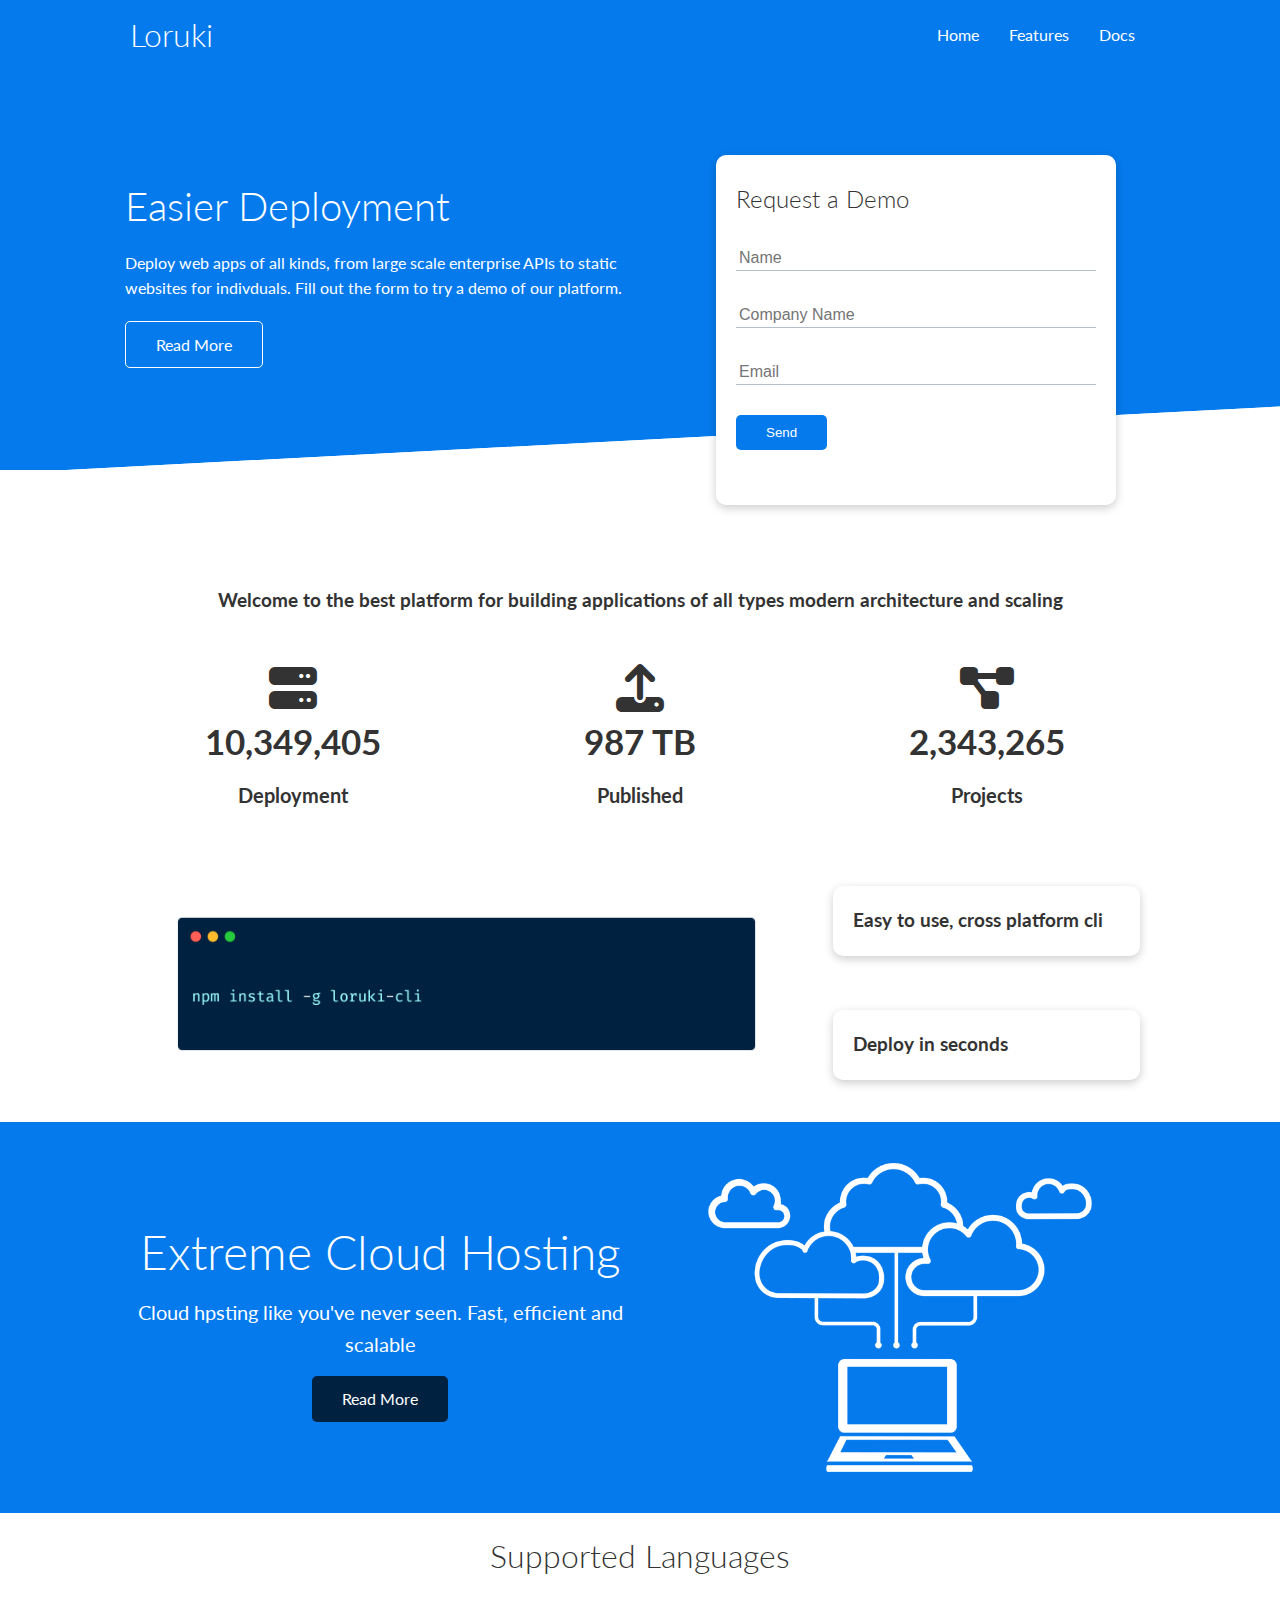
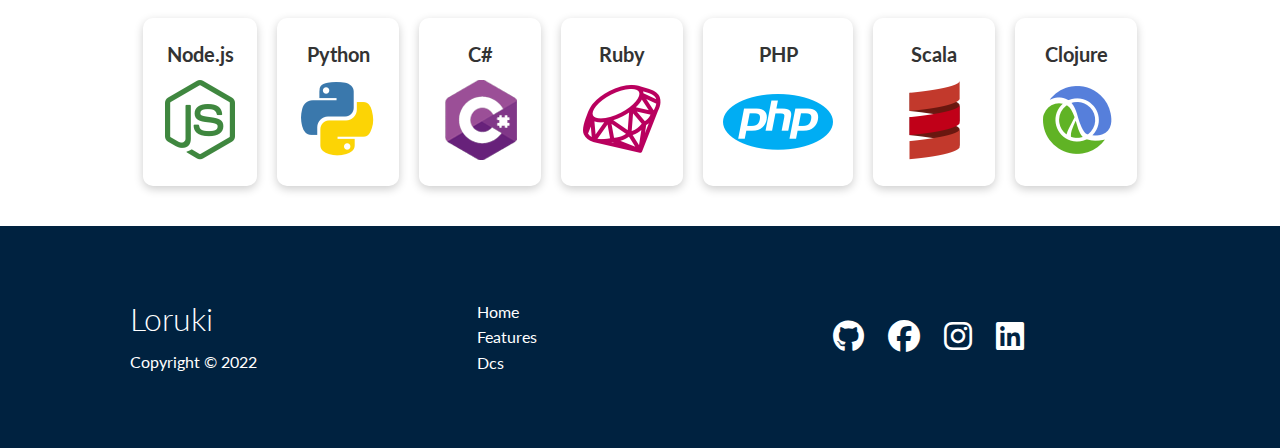
<file: index.html>
<!DOCTYPE html>
<html lang="en">
<head>
  <meta charset="UTF-8">
  <meta http-equiv="X-UA-Compatible" content="IE=edge">
  <meta name="viewport" content="width=device-width, initial-scale=1.0">
  <title>Loruki | Cloud Hosting</title>
  <!-- css file -->
  <link rel="stylesheet" href="style.css">
  <link rel="stylesheet" href="utility.css">
  <!-- font-awesome icons cdn link -->
  <link rel="stylesheet" href="https://cdnjs.cloudflare.com/ajax/libs/font-awesome/6.2.0/css/all.min.css">
</head>
<body>
  <!-- Navbar -->
  <div class="navbar">
    <div class="container flex">
      <h1 class="logo">Loruki</h1>
      <nav>
        <ul class="flex">
          <li><a href="./index.html">Home</a></li>
          <li><a href="./features.html">Features</a></li>
          <li><a href="./docs.html">Docs</a></li>
        </ul>
      </nav>
    </div>
  </div>

  <!-- showcase -->
  <section class="showcase">
    <div class="container grid">
      <div class="showcase-text">
        <h1>Easier Deployment</h1>
        <p>Deploy web apps of all kinds, from large scale enterprise APIs to static websites for indivduals. Fill out the form to try a demo of our platform.</p>
        <a href="./features.html" class="btn btn-outline">Read More</a>
      </div>

      <div class="showcase-form card">
        <h2>Request a Demo</h2>
        <form>
          <div class="form-control">
            <input type="text" name="name" placeholder="Name" required>
          </div>
          <div class="form-control">
            <input type="text" name="company" placeholder="Company Name" required>
          </div>
          <div class="form-control">
            <input type="email" name="email" placeholder="Email" required>
          </div>
          <input type="submit" value="Send" class="btn btn-primary">
        </form>
      </div>
    </div>
  </section>

  <!-- stats -->
  <section class="stats">
    <div class="container">
      <h3 class="stats-heading text-center my-1">
        Welcome to the best platform for building applications of all types modern architecture and scaling
      </h3>

      <div class="grid grid-3 text-center my-4">
        <div>
          <i class="fas fa-server fa-3x"></i>
          <h3>10,349,405</h3>
          <p class="text-secondary">Deployment</p>
        </div>
        <div>
          <i class="fas fa-upload fa-3x"></i>
          <h3>987 TB</h3>
          <p class="text-secondary">Published</p>
        </div>
        <div>
          <i class="fas fa-project-diagram fa-3x"></i>
          <h3>2,343,265</h3>
          <p class="text-secondary">Projects</p>
        </div>
      </div>
    </div>
  </section>

  <!-- cli -->
  <section class="cli">
    <div class="container grid">
      <img src="./images/cli.png" alt="">
      <div class="card">
        <h3>Easy to use, cross platform cli</h3>
      </div>
      <div class="card">
        <h3>Deploy in seconds</h3>
      </div>
    </div>
  </section>

  <!-- cloud -->
  <section class="cloud bg-primary my-2 py-2">
    <div class="container grid">
      <div class="text-center">
        <h2 class="lg">Extreme Cloud Hosting</h2>
        <p class="lead my-1">Cloud hpsting like you've never seen. Fast, efficient and scalable</p>
        <a href="./features.html" class="btn btn-dark">Read More</a>
      </div>
      <img src="./images/cloud.png" alt="">
    </div>
  </section>

  <!-- languages -->
  <section class="languages">
    <h2 class="md text-center my-2">
      Supported Languages
    </h2>
    <div class="container flex">
      <div class="card">
        <h4>Node.js</h4>
        <img src="./images/logos/node.png" alt="">
      </div>
      <div class="card">
        <h4>Python</h4>
        <img src="./images/logos/python.png" alt="">
      </div>
      <div class="card">
        <h4>C#</h4>
        <img src="./images/logos/csharp.png" alt="">
      </div>
      <div class="card">
        <h4>Ruby</h4>
        <img src="./images/logos/ruby.png" alt="">
      </div>
      <div class="card">
        <h4>PHP</h4>
        <img src="./images/logos/php.png" alt="">
      </div>
      <div class="card">
        <h4>Scala</h4>
        <img src="./images/logos/scala.png" alt="">
      </div>
      <div class="card">
        <h4>Clojure</h4>
        <img src="./images/logos/clojure.png" alt="">
      </div>
    </div>
  </section>


  <!-- footer -->
  <footer class="footer bg-dark py-5">
    <div class="container grid grid-3">
      <div>
        <h1>Loruki</h1>
        <p>Copyright &copy; 2022</p>
      </div>

      <nav>
        <ul>
          <li><a href="./index.html">Home</a></li>
          <li><a href="./features.html">Features</a></li>
          <li><a href="./docs.html">Dcs</a></li>
        </ul>
      </nav>

      <div class="social">
        <a href="#"><i class="fab fa-github fa-2x"></i></a>
        <a href="#"><i class="fab fa-facebook fa-2x"></i></a>
        <a href="#"><i class="fab fa-instagram fa-2x"></i></a>
        <a href="#"><i class="fab fa-linkedin fa-2x"></i></a>
      </div>
    </div>
  </footer>
</body>
</html>
</file>
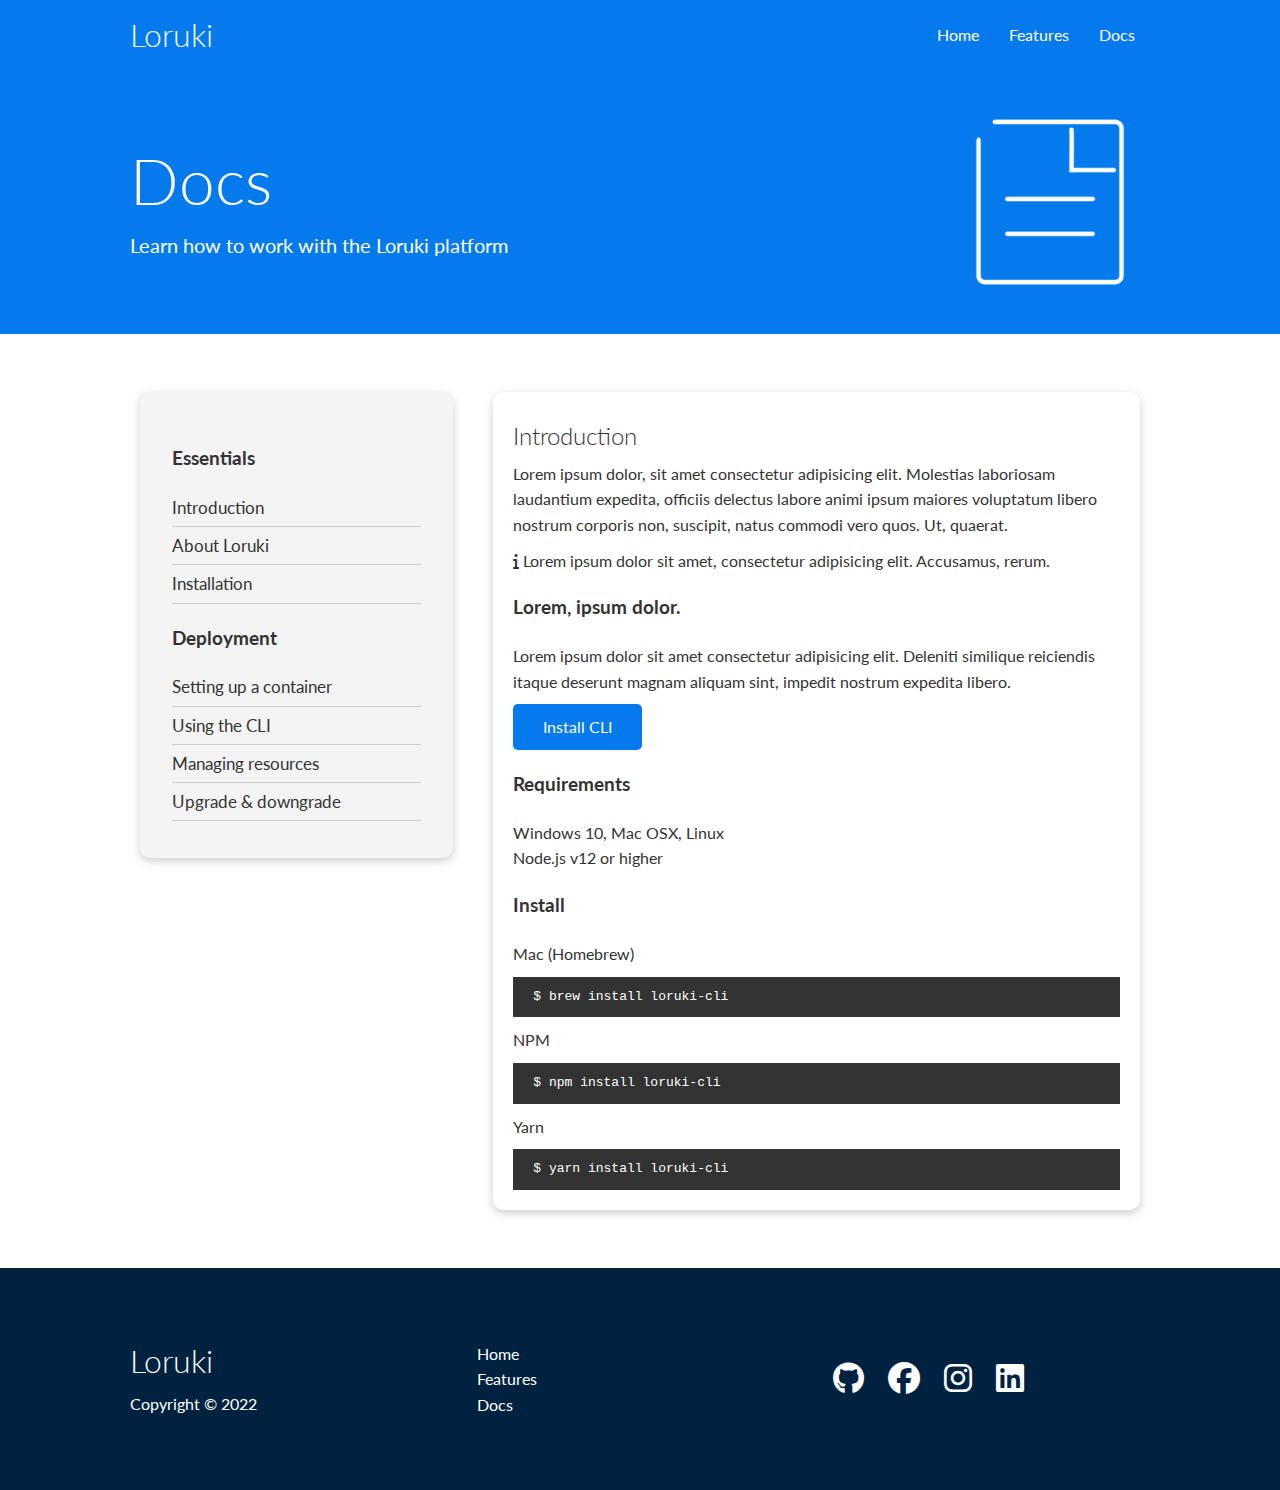
<file: docs.html>
<!DOCTYPE html>
<html lang="en">
<head>
  <meta charset="UTF-8">
  <meta http-equiv="X-UA-Compatible" content="IE=edge">
  <meta name="viewport" content="width=device-width, initial-scale=1.0">
  <title>Loruki | Cloud Hosting</title>
  <!-- css file -->
  <link rel="stylesheet" href="style.css">
  <link rel="stylesheet" href="utility.css">
  <!-- font-awesome icons cdn link -->
  <link rel="stylesheet" href="https://cdnjs.cloudflare.com/ajax/libs/font-awesome/6.2.0/css/all.min.css">
</head>
<body>
  <header>
    <!-- Navbar -->
  <div class="navbar">
    <div class="container flex">
      <h1 class="logo">Loruki</h1>
      <nav>
        <ul>
          <li><a href="./index.html">Home</a></li>
          <li><a href="./features.html">Features</a></li>
          <li><a href="./docs.html">Docs</a></li>
        </ul>
      </nav>
    </div>
  </div>
  </header>

  <main>
    <!-- head -->
    <section class="docs-head bg-primary py-3">
      <div class="container grid">
        <div>
          <h1 class="xl">Docs</h1>
          <p class="lead">Learn how to work with the Loruki platform</p>
        </div>
        <img src="./images/docs.png" alt="">
      </div>
    </section>

    <!-- Docs main -->
    <section class="docs-main my-4">
      <div class="container grid">
        <div class="card bg-light p-3">
          <h3 class="my-2">Essentials</h3>
          <nav>
            <ul>
              <li><a href="" class="text-primary">Introduction</a></li>
              <li><a href="">About Loruki</a></li>
              <li><a href="">Installation</a></li>
            </ul>
          </nav>

          <h3 class="my-2">Deployment</h3>
          <nav>
            <ul>
              <li><a href="">Setting up a container</a></li>
              <li><a href="">Using the CLI</a></li>
              <li><a href="">Managing resources</a></li>
              <li><a href="">Upgrade & downgrade</a></li>
            </ul>
          </nav>
        </div>

        <div class="card">
          <h2>Introduction</h2>
          <p>Lorem ipsum dolor, sit amet consectetur adipisicing elit. Molestias laboriosam laudantium expedita, officiis delectus labore animi ipsum maiores voluptatum libero nostrum corporis non, suscipit, natus commodi vero quos. Ut, quaerat.</p>
          <div class="alert alert-success">
            <i class="fas fa-info"></i> Lorem ipsum dolor sit amet, consectetur adipisicing elit. Accusamus, rerum.
          </div>
          <h3>Lorem, ipsum dolor.</h3>
          <p>Lorem ipsum dolor sit amet consectetur adipisicing elit. Deleniti similique reiciendis itaque deserunt magnam aliquam sint, impedit nostrum expedita libero.</p>
          <a href="" class="btn btn-primary">Install CLI</a>

          <h3>Requirements</h3>
          <ul>
            <li>Windows 10, Mac OSX, Linux</li>
            <li>Node.js v12 or higher</li>
          </ul>

          <h3>Install</h3>
          <p>Mac (Homebrew)</p>
          <pre><code>$ brew install loruki-cli</code></pre>
          <p>NPM</p>
          <pre><code>$ npm install loruki-cli</code></pre>
          <p>Yarn</p>
          <pre><code>$ yarn install loruki-cli</code></pre>
        </div>
      </div>
    </section>
  </main>


  <!-- footer -->
  <footer class="footer bg-dark py-5">
    <div class="container grid grid-3">
      <div>
        <h1>Loruki</h1>
        <p>Copyright &copy; 2022</p>
      </div>

      <nav>
        <ul>
          <li><a href="./index.html">Home</a></li>
          <li><a href="./features.html">Features</a></li>
          <li><a href="./docs.html">Docs</a></li>
        </ul>
      </nav>

      <div class="social">
        <a href="#"><i class="fab fa-github fa-2x"></i></a>
        <a href="#"><i class="fab fa-facebook fa-2x"></i></a>
        <a href="#"><i class="fab fa-instagram fa-2x"></i></a>
        <a href="#"><i class="fab fa-linkedin fa-2x"></i></a>
      </div>
    </div>
  </footer>
</body>
</html>
</file>
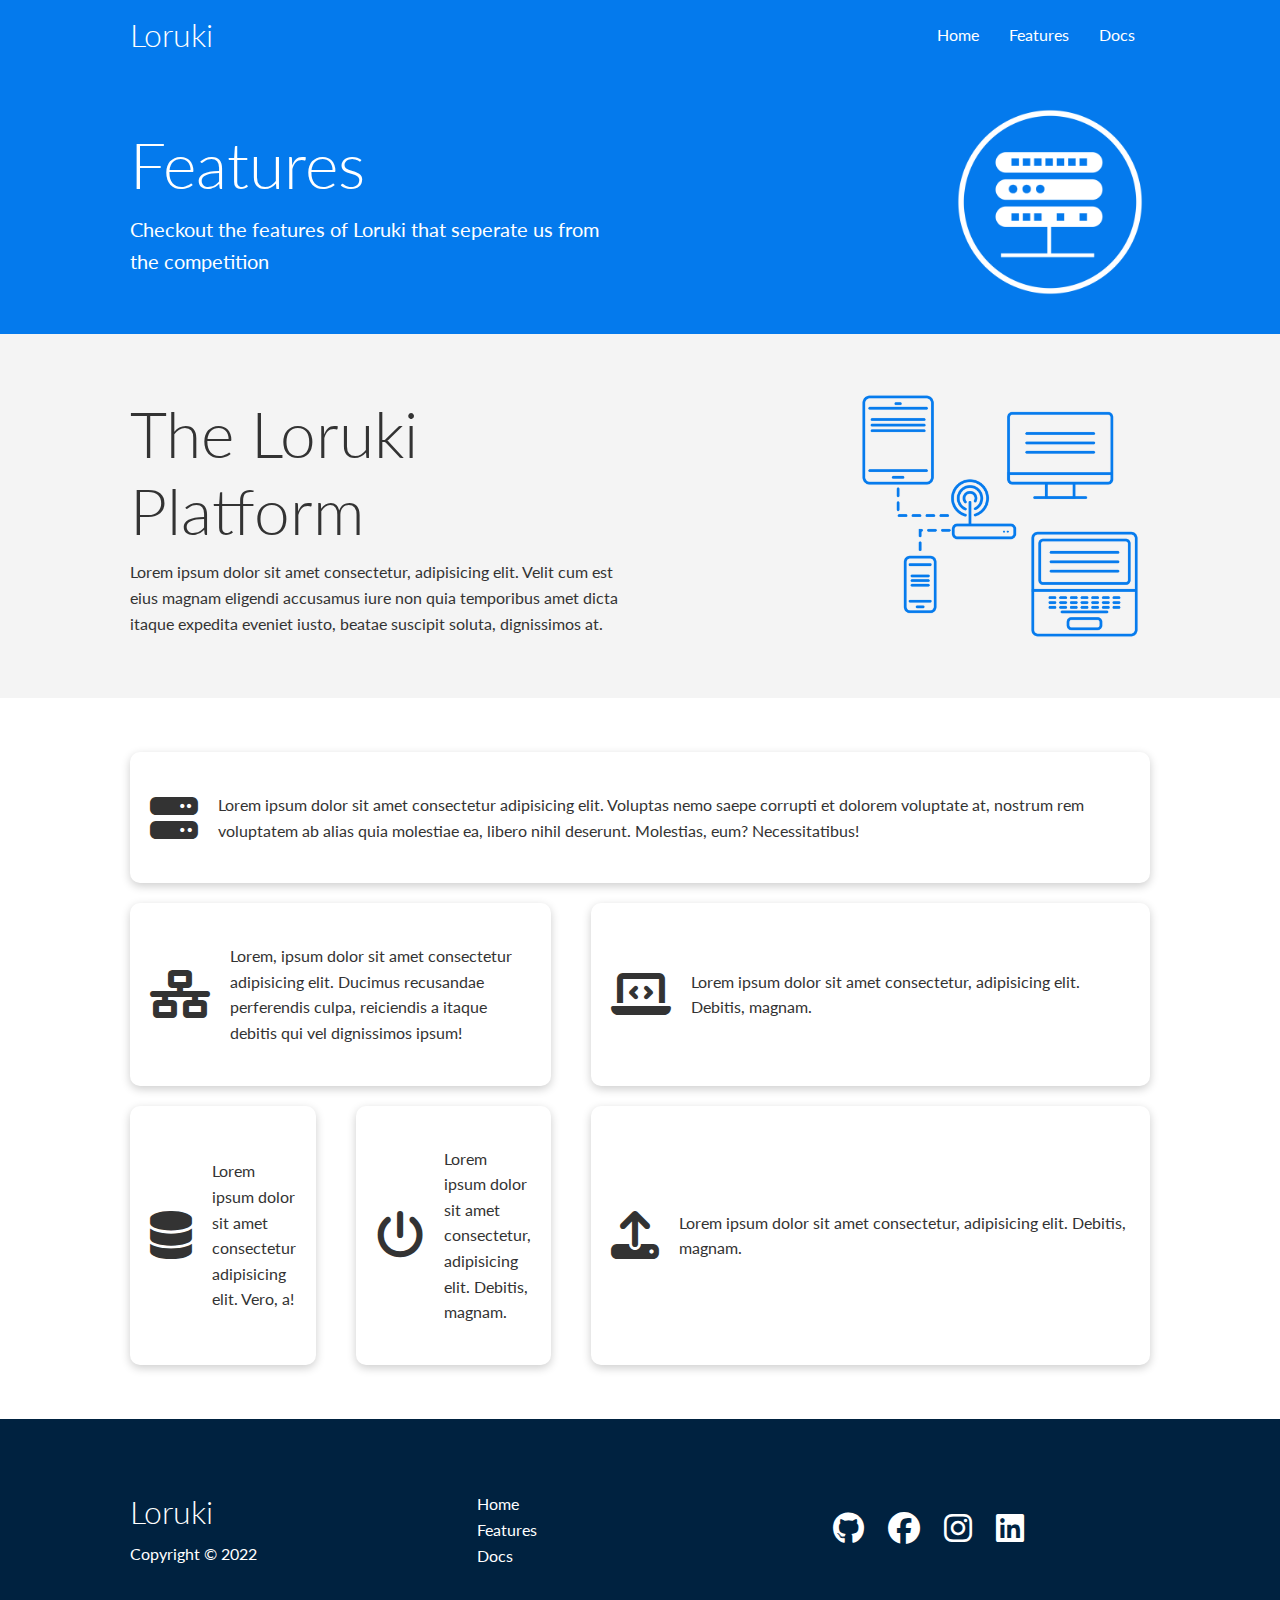
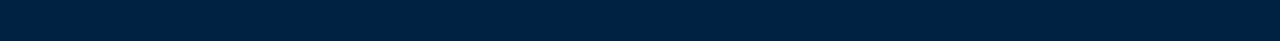
<file: features.html>
<!DOCTYPE html>
<html lang="en">
<head>
  <meta charset="UTF-8">
  <meta http-equiv="X-UA-Compatible" content="IE=edge">
  <meta name="viewport" content="width=device-width, initial-scale=1.0">
  <title>Loruki | Cloud Hosting</title>
  <!-- css file -->
  <link rel="stylesheet" href="style.css">
  <link rel="stylesheet" href="utility.css">
  <!-- font-awesome icons cdn link -->
  <link rel="stylesheet" href="https://cdnjs.cloudflare.com/ajax/libs/font-awesome/6.2.0/css/all.min.css">
</head>
<body>
  <header>
    <!-- Navbar -->
  <div class="navbar">
    <div class="container flex">
      <h1 class="logo">Loruki</h1>
      <nav>
        <ul>
          <li><a href="./index.html">Home</a></li>
          <li><a href="./features.html">Features</a></li>
          <li><a href="./docs.html">Docs</a></li>
        </ul>
      </nav>
    </div>
  </div>
  </header>

  <main>
    <!-- head -->
    <section class="features-head bg-primary py-3">
      <div class="container grid">
        <div>
          <h1 class="xl">Features</h1>
          <p class="lead">Checkout the features of Loruki that seperate us from the competition</p>
        </div>
        <img src="./images/server.png" alt="">
      </div>
    </section>

    <!-- SubHead -->
    <section class="features-sub-head bg-light py-3">
      <div class="container grid">
        <div>
          <h1 class="xl">The Loruki Platform</h1>
          <p>Lorem ipsum dolor sit amet consectetur, adipisicing elit. Velit cum est eius magnam eligendi accusamus iure non quia temporibus amet dicta itaque expedita eveniet iusto, beatae suscipit soluta, dignissimos at.</p>
        </div>
        <img src="./images/server2.png" alt="">
      </div>
    </section>

    <!-- features-main -->
    <section class="features-main my-2">
      <div class="container grid gird-3">
        <div class="card flex">
          <i class="fas fa-server fa-3x"></i>
          <p>Lorem ipsum dolor sit amet consectetur adipisicing elit. Voluptas nemo saepe corrupti et dolorem voluptate at, nostrum rem voluptatem ab alias quia molestiae ea, libero nihil deserunt. Molestias, eum? Necessitatibus!</p>
        </div>
        <div class="card flex">
          <i class="fas fa-network-wired fa-3x"></i>
          <p>Lorem, ipsum dolor sit amet consectetur adipisicing elit. Ducimus recusandae perferendis culpa, reiciendis a itaque debitis qui vel dignissimos ipsum!</p>
        </div>
        <div class="card flex">
          <i class="fas fa-laptop-code fa-3x"></i>
          <p>Lorem ipsum dolor sit amet consectetur, adipisicing elit. Debitis, magnam.</p>
        </div>
        <div class="card flex">
          <i class="fas fa-database fa-3x"></i>
          <p>Lorem ipsum dolor sit amet consectetur adipisicing elit. Vero, a!</p>
        </div>
        <div class="card flex">
          <i class="fas fa-power-off fa-3x"></i>
          <p>Lorem ipsum dolor sit amet consectetur, adipisicing elit. Debitis, magnam.</p>
        </div>
        <div class="card flex">
          <i class="fas fa-upload fa-3x"></i>
          <p>Lorem ipsum dolor sit amet consectetur, adipisicing elit. Debitis, magnam.</p>
        </div>
      </div>
    </section>
  </main>


  <!-- footer -->
  <footer class="footer bg-dark py-5">
    <div class="container grid grid-3">
      <div>
        <h1>Loruki</h1>
        <p>Copyright &copy; 2022</p>
      </div>

      <nav>
        <ul>
          <li><a href="./index.html">Home</a></li>
          <li><a href="./features.html">Features</a></li>
          <li><a href="./docs.html">Docs</a></li>
        </ul>
      </nav>

      <div class="social">
        <a href="#"><i class="fab fa-github fa-2x"></i></a>
        <a href="#"><i class="fab fa-facebook fa-2x"></i></a>
        <a href="#"><i class="fab fa-instagram fa-2x"></i></a>
        <a href="#"><i class="fab fa-linkedin fa-2x"></i></a>
      </div>
    </div>
  </footer>
</body>
</html>
</file>
<file: style.css>
/* import font family */
@import url("https://fonts.googleapis.com/css2?family=Lato:wght@300;400;700&display=swap");

/* CSS variables */
:root {
  --primary-color: #047aed;
  --secondary-color: #123fad;
  --dark-color: #002240;
  --light-color: #f4f4f4;
  --success-color: #5cb85c;
  --error-color: #d9534f;
}

/* global styling */
* {
  margin: 0;
  padding: 0;
  box-sizing: border-box;
}

body {
  font-family: "Lato", sans-serif;
  color: #333;
  line-height: 1.6;
}

ul {
  list-style-type: none;
}

a {
  text-decoration: none;
  color: #333;
}

h1,
h2 {
  font-weight: 300;
  line-height: 1.2;
  margin: 10px 0;
}

p {
  margin: 10px 0;
}

img {
  width: 100%;
}

code,
pre {
  background: #333;
  color: #fff;
  padding: 10px;
}

/* ------------ navigation bar styling ------------ */
.navbar {
  background-color: var(--primary-color);
  color: #fff;
  height: 70px;
}

.navbar .flex {
  justify-content: space-between;
}

.navbar ul {
  display: flex;
}

.navbar ul a {
  color: #fff;
  padding: 10px;
  margin: 0 5px;
}

.navbar ul a:hover {
  border-bottom: 2px solid #fff;
}

/* --------------- showcase styling ---------------- */
.showcase {
  height: 400px;
  background-color: var(--primary-color);
  color: #fff;
  position: relative;
}

.showcase h1 {
  font-size: 40px;
}

.showcase p {
  margin: 20px 0;
}

.showcase .grid {
  grid-template-columns: 54% 44%;
  gap: 30px;
  overflow: visible;
}

.showcase-text{
  animation: slideInFromLeft 1s ease-in;
}

.showcase-form {
  position: relative;
  top: 60px;
  height: 350px;
  width: 400px;
  padding: 40px;
  z-index: 100;
  animation: slideInFromRight 1s ease-in;
}

.showcase-form .form-control {
  margin: 30px 0;
}

.showcase-form input[type="text"],
.showcase-form input[type="email"] {
  border: 0;
  border-bottom: 1px solid #b4becb;
  width: 100%;
  padding: 3px;
  font-size: 16px;
  outline: none;
}

.showcase::before,
.showcase::after {
  content: "";
  position: absolute;
  height: 100px;
  bottom: -70px;
  right: 0;
  left: 0;
  background: #fff;
  transform: skewY(-3deg);
}

/* -------------- stats -------------- */
.stats {
  padding-top: 100px;
  animation: slideInFromBottom 1s ease-in;
}

.stats .grid h3 {
  font-size: 35px;
}

.stats .grid p {
  font-size: 20px;
  font-weight: bold;
}

/* -------------- cli -------------- */
.cli .grid {
  grid-template-columns: repeat(3, 1fr);
  grid-template-rows: repeat(2, 1fr);
}

.cli .grid > *:first-child {
  grid-column: 1 / span 2;
  grid-row: 1 / span 2;
}

/* -------------- cloud -------------- */
.cloud .grid {
  grid-template-columns: repeat(2, 1fr);
}

/* -------------- languages -------------- */
.languages .flex {
  flex-wrap: wrap;
}

.languages .card {
  text-align: center;
  margin: 18px 10px 40px;
  transition: transform 0.2s;
}

.languages .card h4 {
  font-size: 20px;
  margin-bottom: 10px;
}

.languages .card:hover {
  transform: translateY(-15px);
}

/* Features Page CSS */
.features-head img {
  width: 200px;
  justify-self: flex-end;
}

.features-sub-head img {
  width: 300px;
  justify-self: flex-end;
}

.features-main .card > i {
  margin: 0 20px 0 0;
}

.features-main .grid {
  padding: 30px;
}

.features-main .grid > *:first-child {
  grid-column: 1 / span 3;
}

.features-main .grid > *:nth-child(2) {
  grid-column: 1 / span 2;
}

/* Docs Page CSS */
.docs-head img {
  width: 200px;
  justify-self: flex-end;
}

.docs-main h3 {
  margin: 20px 0;
}

.docs-main .grid {
  grid-template-columns: 1fr 2fr;
  align-items: flex-start;
}

.docs-main nav li {
  font-size: 17px;
  padding: 0 0 5px 0;
  margin-bottom: 5px;
  border-bottom: 1px solid #ccc;
}

.docs-main a:hover {
  font-weight: bold;
}

/* footer */
.footer .social a {
  margin: 0 10px;
}


/* Animations */
@keyframes slideInFromLeft {
  0%{
    transform: translateX(-100%);
  }
  100%{
    transform: translateX(0);
  }
}

@keyframes slideInFromRight {
  0%{
    transform: translateX(100%);
  }
  100%{
    transform: translateX(0);
  }
}

@keyframes slideInFromTop {
  0%{
    transform: translateY(-100%);
  }
  100%{
    transform: translateY(0);
  }
}

@keyframes slideInFromBottom {
  0%{
    transform: translateY(100%);
  }
  100%{
    transform: translateY(0);
  }
}




/* media-query for Tablets and under */
@media (max-width: 768px) {
  .grid,
  .showcase .grid,
  .stats .grid,
  .cli .grid,
  .cloud .grid,
  .features-main .grid,
  .docs-main .grid {
    grid-template-columns: 1fr;
    grid-template-rows: 1fr;
  }

  .showcase {
    height: auto;
  }

  .showcase-text {
    text-align: center;
    margin-top: 40px;
    animation: slideInFromTop 1s ease-in;
  }

  .showcase-form {
    justify-self: center;
    margin: auto;
    animation: slideInFromBottom 1s ease-in;
  }

  .cli .grid > *:first-child {
    grid-column: 1;
    grid-row: 1;
  }

  .features-head,
  .features-sub-head,
  .docs-head {
    text-align: center;
  }

  .features-head img,
  .features-sub-head img,
  .docs-head img {
    justify-self: center;
  }

  .features-main .grid > *:first-child,
  .features-main .grid > *:nth-child(2) {
    grid-column: 1;
  }
}

/* media-query for Mobile */
@media (max-width: 500px) {
  .navbar {
    height: 110px;
  }

  .navbar .flex {
    flex-direction: column;
  }

  .navbar ul {
    padding: 10px;
    background: rgba(0, 0, 0, 0.1);
  }
}
</file>
<file: utility.css>
/* utility css */
.container{
  max-width: 1100px;
  margin: 0 auto;
  padding: 0 40px;
  overflow: auto;
}

.flex{
  display: flex;
  justify-content: center;
  align-items: center;
  height: 100%;
}

.grid{
  display: grid;
  grid-template-columns: repeat(2, 1fr);
  gap: 20px;
  justify-content: center;
  align-items: center;
  height: 100%;
}

.grid-3{
  grid-template-columns: repeat(3, 1fr);
}

.card{
  background-color: #fff;
  color: #333;
  border-radius: 10px;
  box-shadow: 0 3px 10px rgba(0,0,0,0.2);
  padding: 20px;
  margin: 10px;
}

.btn{
  display: inline-block;
  padding: 10px 30px;
  cursor: pointer;
  background-color: var(--primary-color);
  color: #fff;
  border: none;
  border-radius: 5px;
}

.btn-outline{
  background-color: transparent;
  border: 1px solid #fff;
}

.btn:hover{
  transform: scale(0.98);
}

.text-center{
  text-align: center;
}

/* margin */
.my-1{
  margin: 1rem 0;
}

.my-2{
  margin: 1.5rem 0;
}

.my-3{
  margin: 2rem 0;
}

.my-4{
  margin: 3rem 0;
}

.my-5{
  margin: 4rem 0;
}

.m-1{
  margin: 1rem;
}

.m-2{
  margin: 1.5rem;
}

.m-3{
  margin: 2rem;
}

.m-4{
  margin: 3rem;
}

.m-5{
  margin: 4rem;
}

/* padding */
.py-1{
  padding: 1rem 0;
}

.py-2{
  padding: 1.5rem 0;
}

.py-3{
  padding: 2rem 0;
}

.py-4{
  padding: 3rem 0;
}

.py-5{
  padding: 4rem 0;
}

.p-1{
  padding: 1rem;
}

.p-2{
  padding: 1.5rem;
}

.p-3{
  padding: 2rem;
}

.p-4{
  padding: 3rem;
}

.p-5{
  padding: 4rem;
}


/* background and colored buttons */
.bg-primary, .btn-primary{
  background: var(--primary-color);
  color: #fff;
}

.bg-secondary, .btn-secondary{
  background: var(--secondary-color);
  color: #fff;
}

.bg-dark, .btn-dark{
  background: var(--dark-color);
  color: #fff;
}

.bg-primary a, .btn-primary a, .bg-secondary a, .btn-secondary a, .bg-dark a, .btn-dark a{
  color: #fff;
}

.bg-light, .btn-light{
  background: var(--light-color);
  color: #333;
}


/* text-sizes */
.lead{
  font-size: 20px;
}

.sm{
  font-size: 1rem;
}

.md{
  font-size: 2rem;
}

.lg{
  font-size: 3rem;
}

.xl{
  font-size: 4rem;
}
</file>
